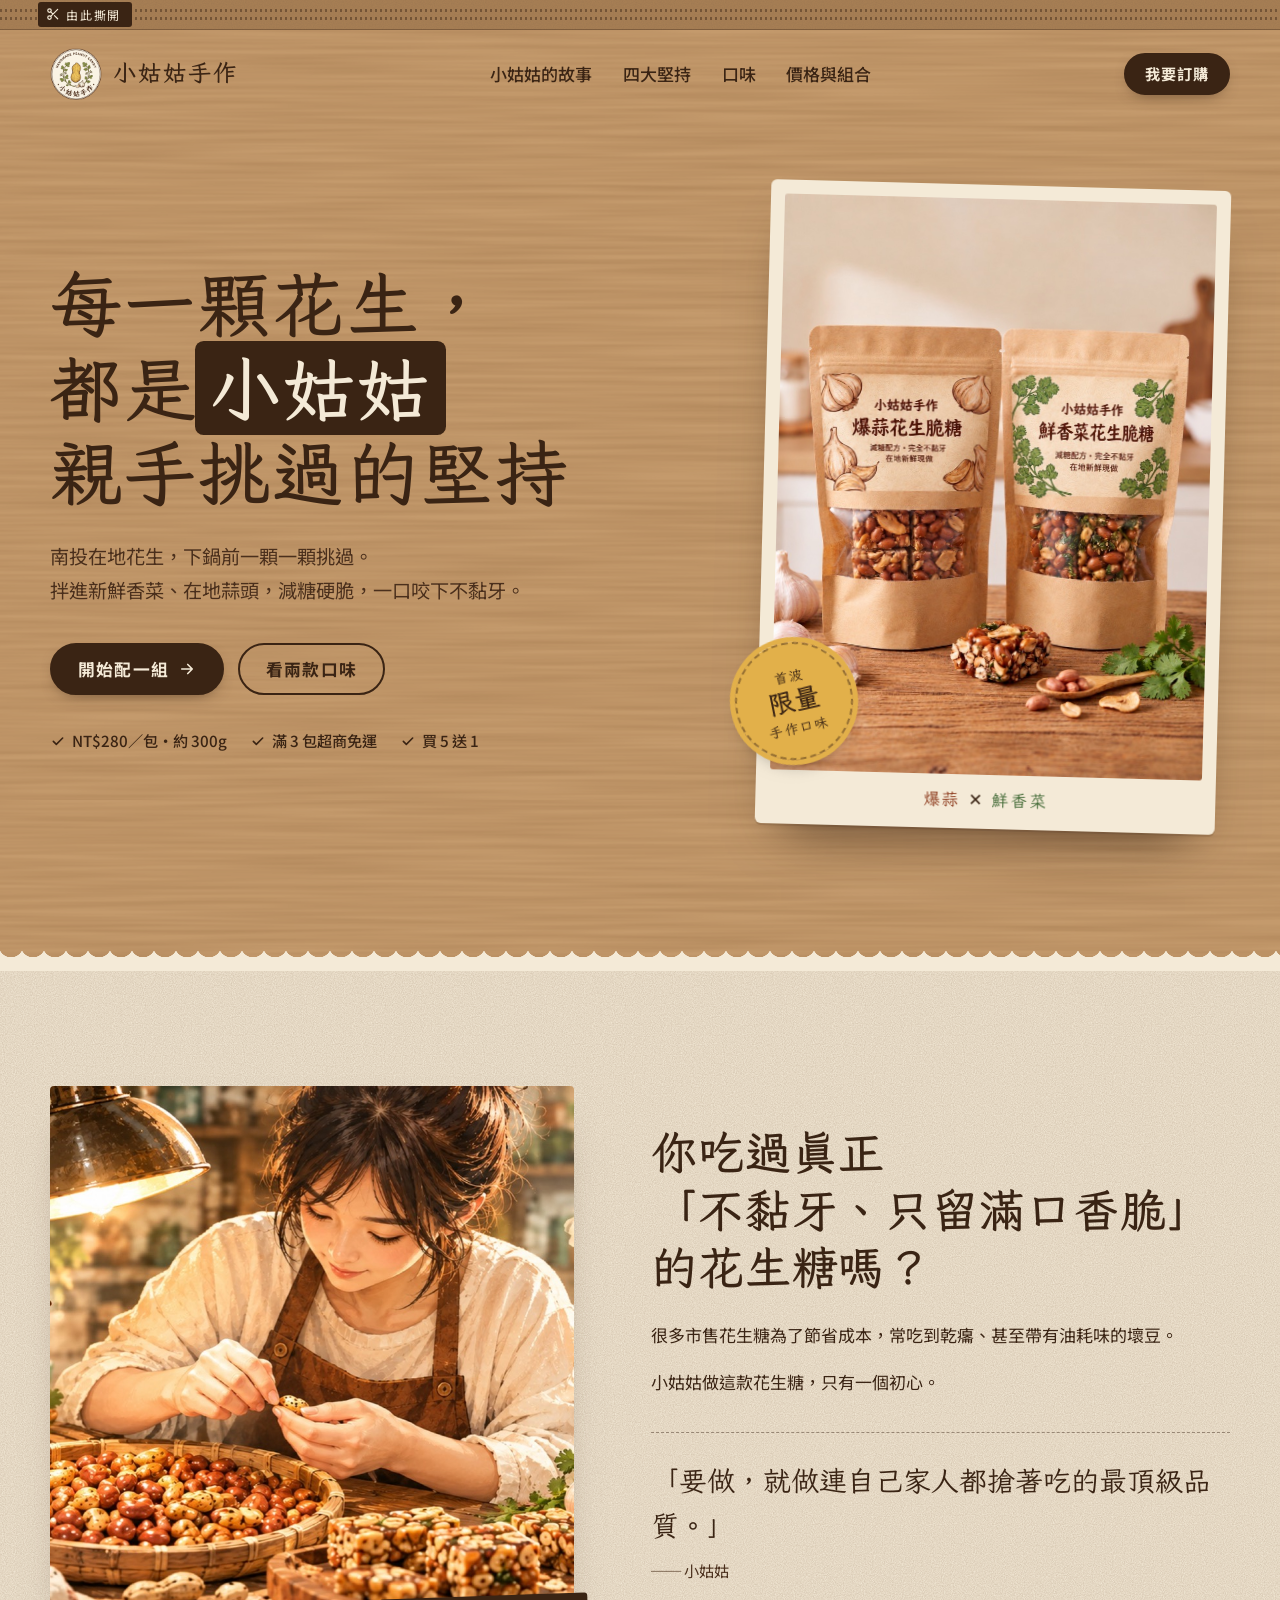
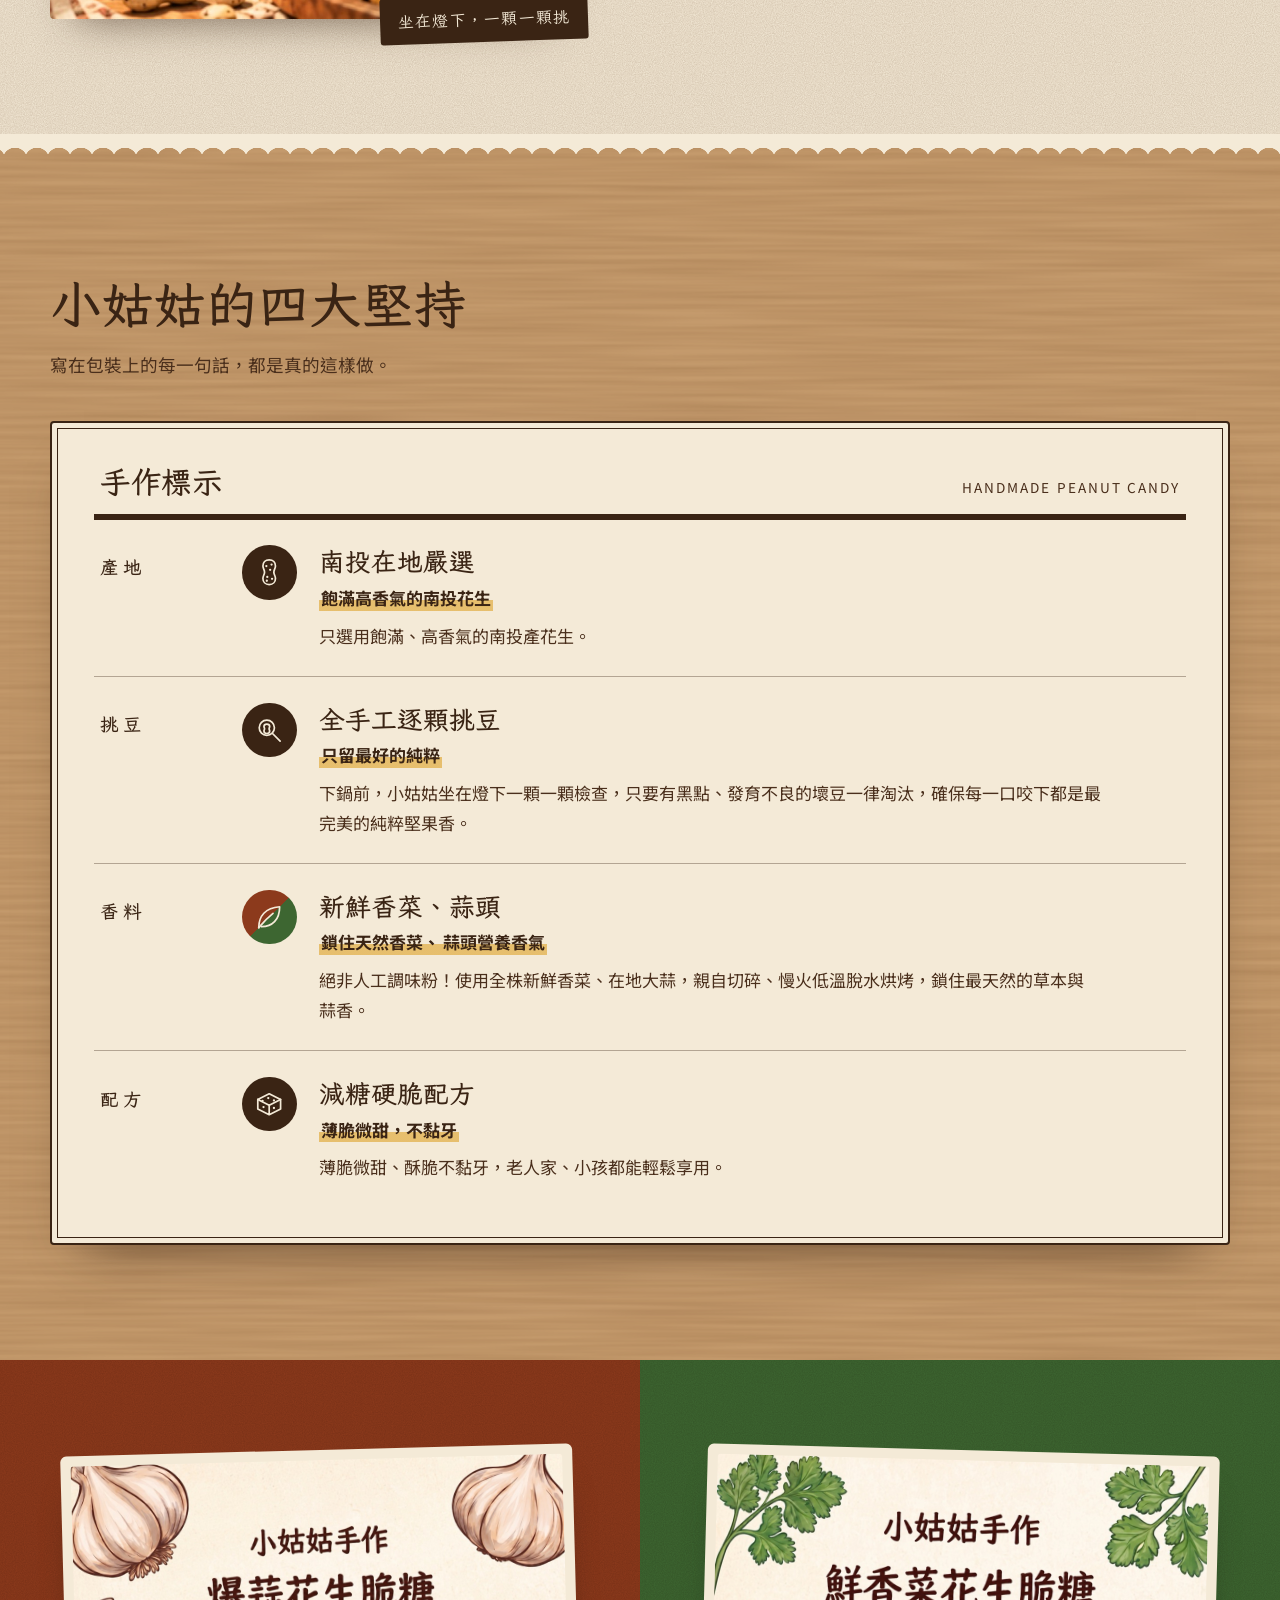
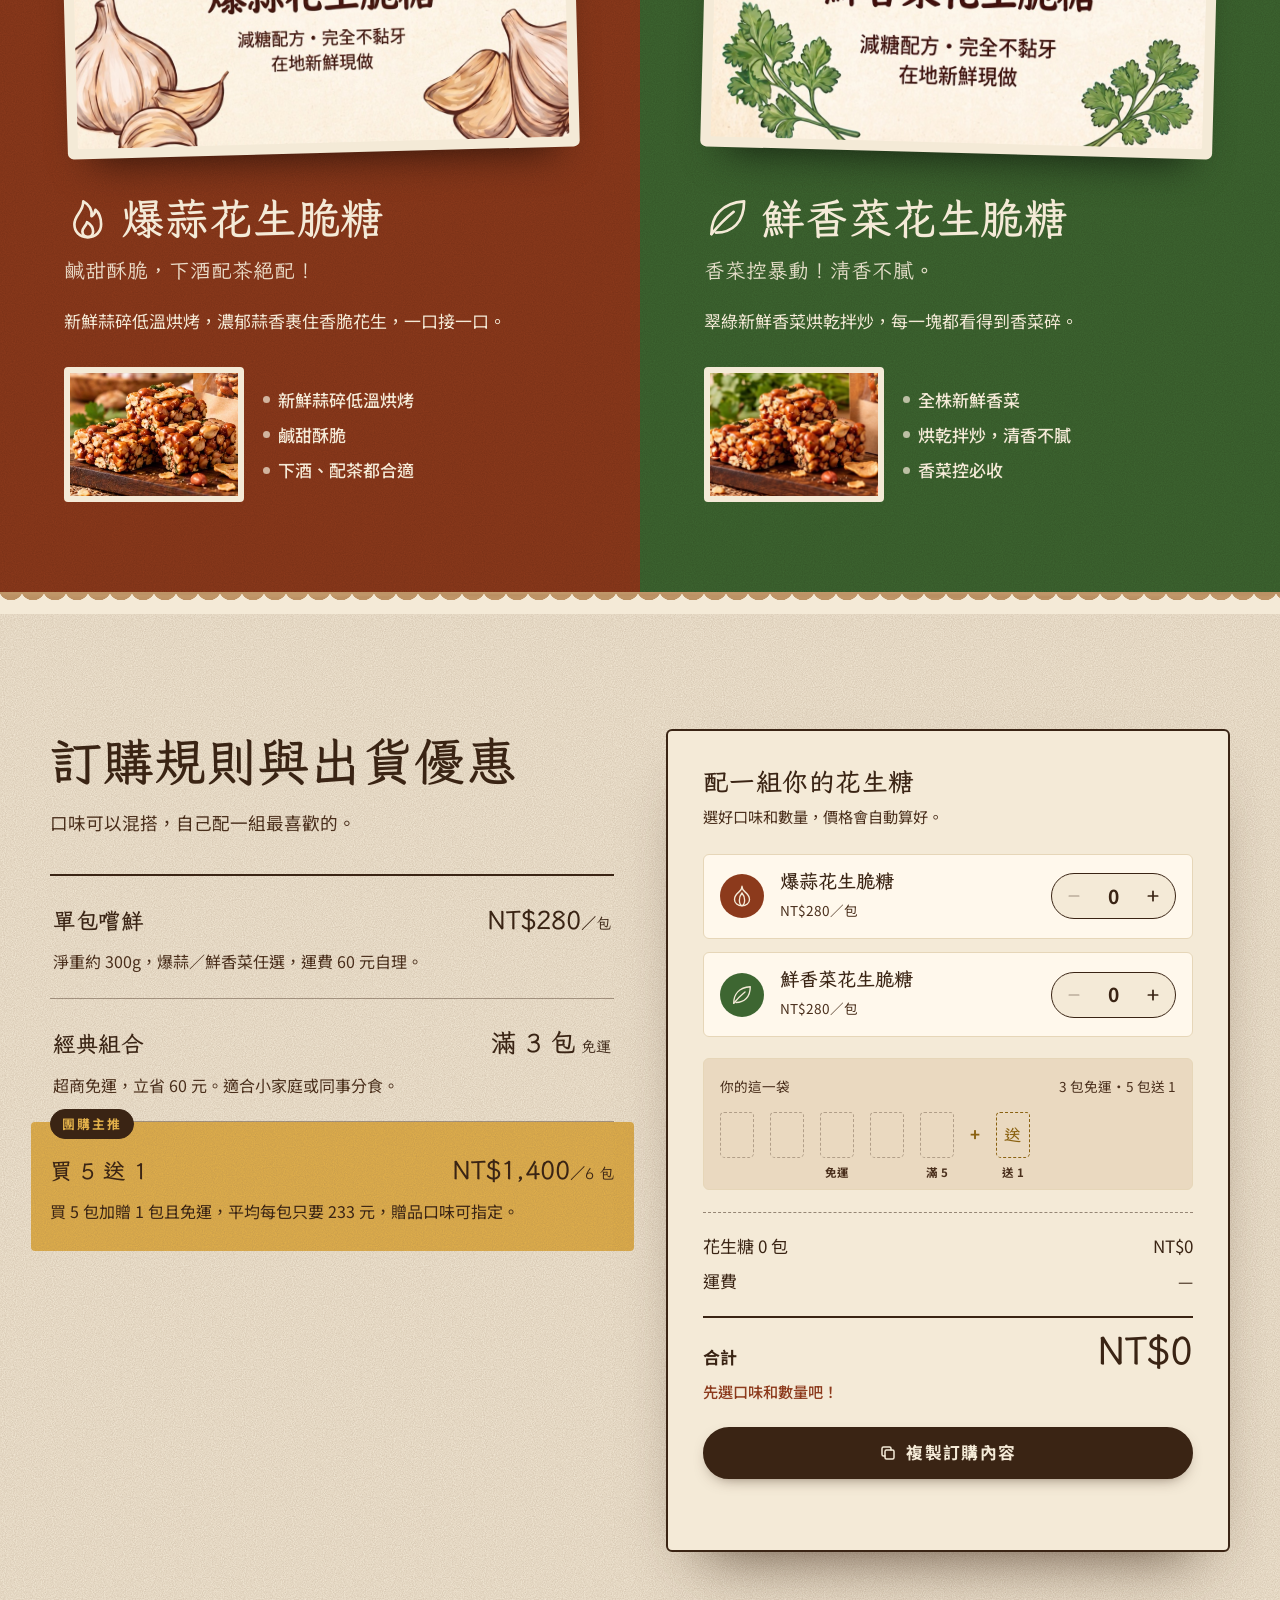
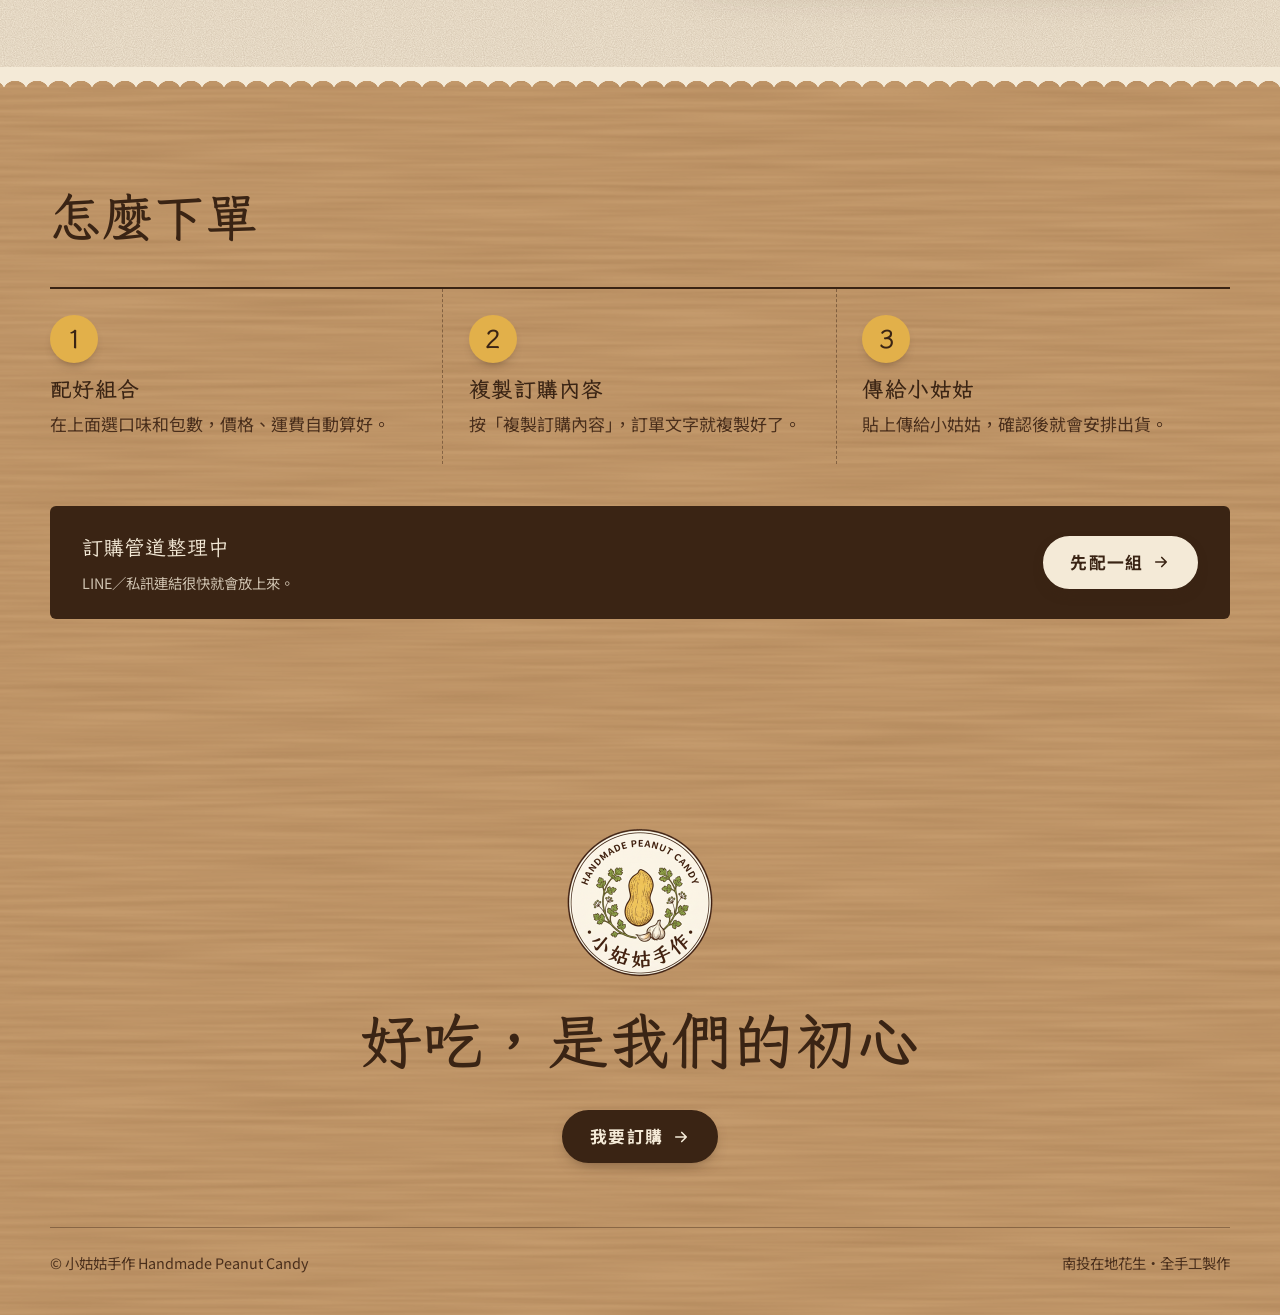
<file: site/index.html>
<!doctype html>
<html lang="zh-Hant-TW">
<head>
<meta charset="utf-8">
<meta name="viewport" content="width=device-width, initial-scale=1">
<title>小姑姑手作 花生脆糖｜每一顆花生，都是小姑姑親手挑過的堅持</title>
<meta name="description" content="南投在地花生、全手工逐顆挑豆、新鮮香菜與蒜頭低溫脫水。減糖硬脆，不黏牙。爆蒜、鮮香菜兩款口味，單包 NT$280，滿 3 包免運，買 5 送 1。">
<meta property="og:title" content="小姑姑手作 花生脆糖">
<meta property="og:description" content="每一顆花生，都是小姑姑親手挑過的堅持。">
<meta property="og:type" content="website">
<meta property="og:url" content="https://yucelduman749944-tech.github.io/xiaogugu/">
<meta property="og:image" content="https://yucelduman749944-tech.github.io/xiaogugu/img/og-share.jpg">
<meta property="og:image:width" content="2400">
<meta property="og:image:height" content="1260">
<meta property="og:locale" content="zh_TW">
<meta name="twitter:card" content="summary_large_image">
<meta property="og:image:alt" content="小姑姑手作花生脆糖：爆蒜與鮮香菜兩款口味，NT$280／包，滿 3 包免運，買 5 送 1">
<link rel="canonical" href="https://yucelduman749944-tech.github.io/xiaogugu/">
<link rel="icon" href="img/logo-mark.png">
<link rel="preconnect" href="https://fonts.googleapis.com">
<link rel="preconnect" href="https://fonts.gstatic.com" crossorigin>
<link href="https://fonts.googleapis.com/css2?family=LXGW+WenKai+TC:wght@400;700&family=Noto+Sans+TC:wght@400;500;700&display=swap" rel="stylesheet">
<link rel="stylesheet" href="css/style.css">
</head>
<body>

<svg width="0" height="0" style="position:absolute" aria-hidden="true">
  <symbol id="i-peanut" viewBox="0 0 32 32" fill="none" stroke="currentColor" stroke-width="1.8" stroke-linecap="round" stroke-linejoin="round"><path d="M16 3c4.2 0 6.6 3 6.6 6.4 0 2.7-1.7 4-1.7 6.6s1.7 3.9 1.7 6.6C22.6 26 20.2 29 16 29s-6.6-3-6.6-6.4c0-2.7 1.7-4 1.7-6.6S9.4 12.1 9.4 9.4C9.4 6 11.8 3 16 3Z"/><path d="M13 9.5h.01M18.5 8h.01M14 21h.01M19 23h.01M17 13.5h.01M13.5 25h.01" stroke-width="2.4"/></symbol>
  <symbol id="i-pick" viewBox="0 0 32 32" fill="none" stroke="currentColor" stroke-width="1.8" stroke-linecap="round" stroke-linejoin="round"><circle cx="13.5" cy="13.5" r="8"/><path d="m19.5 19.5 8 8"/><path d="M13.5 9.5c2 0 3 1.3 3 2.6 0 1-.6 1.5-.6 2.4s.6 1.4.6 2.4c0 1.3-1 2.6-3 2.6s-3-1.3-3-2.6c0-1 .6-1.5.6-2.4s-.6-1.4-.6-2.4c0-1.3 1-2.6 3-2.6Z"/></symbol>
  <symbol id="i-leaf" viewBox="0 0 32 32" fill="none" stroke="currentColor" stroke-width="1.8" stroke-linecap="round" stroke-linejoin="round"><path d="M5 27C5 15 12 6 27 5c0 14-8 21-19 21"/><path d="M5 27c5-6 10-11 15-15"/></symbol>
  <symbol id="i-garlic" viewBox="0 0 32 32" fill="none" stroke="currentColor" stroke-width="1.8" stroke-linecap="round" stroke-linejoin="round"><path d="M16 3c0 4-1 5-4 7.5C8.5 13.3 6 16 6 20.5 6 25.5 10.5 29 16 29s10-3.5 10-8.5c0-4.5-2.5-7.2-6-10C17 8 16 7 16 3Z"/><path d="M16 12c-2.5 3-3.5 6-3.5 9.5S14 28 16 29M16 12c2.5 3 3.5 6 3.5 9.5S18 28 16 29"/></symbol>
  <symbol id="i-block" viewBox="0 0 32 32" fill="none" stroke="currentColor" stroke-width="1.8" stroke-linecap="round" stroke-linejoin="round"><path d="m4 11 12-6 12 6-12 6Z"/><path d="M4 11v10l12 6 12-6V11M16 17v10"/><path d="M9 12.5h.01M15 9.5h.01M21 12h.01M10 19h.01M21 20h.01" stroke-width="2.4"/></symbol>
  <symbol id="i-flame" viewBox="0 0 32 32" fill="none" stroke="currentColor" stroke-width="1.8" stroke-linecap="round" stroke-linejoin="round"><path d="M16 29c-5.5 0-9-3.6-9-8.6 0-6.4 6-8.4 6-15.4 4.5 2.5 6 6.5 5.5 10 1.5-.8 2.5-2.4 2.7-4.4C24 13 25 16.5 25 20.4 25 25.4 21.5 29 16 29Z"/><path d="M16 29c-2.2 0-3.6-1.6-3.6-3.7 0-2.8 2.6-3.8 3.1-6.3 2.7 1.6 4.1 3.6 4.1 6.3 0 2.1-1.4 3.7-3.6 3.7Z"/></symbol>
  <symbol id="i-check" viewBox="0 0 24 24" fill="none" stroke="currentColor" stroke-width="2.4" stroke-linecap="round" stroke-linejoin="round"><path d="m5 12.5 4.5 4.5L19 7.5"/></symbol>
  <symbol id="i-plus" viewBox="0 0 24 24" fill="none" stroke="currentColor" stroke-width="2.6" stroke-linecap="round"><path d="M12 5v14M5 12h14"/></symbol>
  <symbol id="i-minus" viewBox="0 0 24 24" fill="none" stroke="currentColor" stroke-width="2.6" stroke-linecap="round"><path d="M5 12h14"/></symbol>
  <symbol id="i-copy" viewBox="0 0 24 24" fill="none" stroke="currentColor" stroke-width="2" stroke-linecap="round" stroke-linejoin="round"><rect x="8" y="8" width="12" height="12" rx="2"/><path d="M16 8V6a2 2 0 0 0-2-2H6a2 2 0 0 0-2 2v8a2 2 0 0 0 2 2h2"/></symbol>
  <symbol id="i-arrow" viewBox="0 0 24 24" fill="none" stroke="currentColor" stroke-width="2.2" stroke-linecap="round" stroke-linejoin="round"><path d="M5 12h14M13 6l6 6-6 6"/></symbol>
  <symbol id="i-scissors" viewBox="0 0 24 24" fill="none" stroke="currentColor" stroke-width="2" stroke-linecap="round" stroke-linejoin="round"><circle cx="6" cy="6" r="3"/><circle cx="6" cy="18" r="3"/><path d="M20 4 8.1 15.9M14.5 14.5 20 20M8.1 8.1 12 12"/></symbol>
</svg>

<div class="seal" aria-hidden="true"><span class="notch"><svg><use href="#i-scissors"/></svg>由此撕開</span></div>

<header class="wrap nav">
  <a class="brand" href="#top" aria-label="小姑姑手作 回到頂端"><img src="img/logo-mark.png" alt="" width="52" height="52"><b>小姑姑手作</b></a>
  <nav aria-label="主要導覽"><ul>
    <li><a href="#story">小姑姑的故事</a></li>
    <li><a href="#commit">四大堅持</a></li>
    <li><a href="#flavors">口味</a></li>
    <li><a href="#order">價格與組合</a></li>
  </ul></nav>
  <a class="btn small" href="#order">我要訂購</a>
</header>

<main id="top">
  <section class="hero">
    <div class="wrap">
      <div>
        <h1><span class="line">每一顆花生，</span><span class="line">都是<em>小姑姑</em></span><span class="line">親手挑過的堅持</span></h1>
        <p class="lede"><span class="nb">南投在地花生，</span><span class="nb">下鍋前一顆一顆挑過。</span><br><span class="nb">拌進新鮮香菜、在地蒜頭，</span><span class="nb">減糖硬脆，</span><span class="nb">一口咬下不黏牙。</span></p>
        <div class="cta">
          <a class="btn" href="#order">開始配一組<svg><use href="#i-arrow"/></svg></a>
          <a class="btn ghost" href="#flavors">看兩款口味</a>
        </div>
        <div class="terms">
          <span><svg><use href="#i-check"/></svg>NT$280／包・約 300g</span>
          <span><svg><use href="#i-check"/></svg>滿 3 包超商免運</span>
          <span><svg><use href="#i-check"/></svg>買 5 送 1</span>
        </div>
      </div>
      <figure class="bagshot">
        <div class="frame">
          <img src="img/bags.jpg" alt="兩包牛皮紙袋裝的小姑姑手作花生脆糖：爆蒜口味與鮮香菜口味" width="814" height="1086" fetchpriority="high">
          <figcaption><span class="fg">爆蒜</span> ✕ <span class="fc">鮮香菜</span></figcaption>
        </div>
        <div class="stamp" aria-hidden="true"><div><small>首波</small><b>限量</b><small>手作口味</small></div></div>
      </figure>
    </div>
  </section>

  <div class="tear" aria-hidden="true"></div>
  <section id="story" class="sheet story sec">
    <div class="wrap">
      <figure>
        <img src="img/auntie.jpg" alt="小姑姑坐在燈下，一顆一顆挑選花生" width="806" height="820" loading="lazy">
        <figcaption>坐在燈下，一顆一顆挑</figcaption>
      </figure>
      <div>
        <h2 class="q"><span class="nb">你吃過真正</span><br><span class="nb">「不黏牙、</span><span class="nb">只留滿口香脆」</span><br><span class="nb">的花生糖嗎？</span></h2>
        <div class="body">
          <p>很多市售花生糖為了節省成本，常吃到乾癟、甚至帶有油耗味的壞豆。</p>
          <p>小姑姑做這款花生糖，只有一個初心。</p>
        </div>
        <blockquote>
          「要做，就做連自己家人都搶著吃的最頂級品質。」
          <footer>── 小姑姑</footer>
        </blockquote>
      </div>
    </div>
  </section>
  <div class="tear up" aria-hidden="true"></div>

  <section id="commit" class="commit">
    <div class="wrap">
      <div class="head">
        <div>
          <h2 class="h2">小姑姑的四大堅持</h2>
          <p class="sub">寫在包裝上的每一句話，都是真的這樣做。</p>
        </div>
      </div>
      <div class="panel">
        <div class="title"><h3>手作標示</h3><span>HANDMADE PEANUT CANDY</span></div>
        <div class="row">
          <div class="tag">產地</div>
          <div class="ic"><svg aria-hidden="true"><use href="#i-peanut"/></svg></div>
          <div><h4>南投在地嚴選</h4><p class="em"><span>飽滿高香氣的南投花生</span></p><p class="d">只選用飽滿、高香氣的南投產花生。</p></div>
        </div>
        <div class="row">
          <div class="tag">挑豆</div>
          <div class="ic"><svg aria-hidden="true"><use href="#i-pick"/></svg></div>
          <div><h4>全手工逐顆挑豆</h4><p class="em"><span>只留最好的純粹</span></p><p class="d">下鍋前，小姑姑坐在燈下一顆一顆檢查，只要有黑點、發育不良的壞豆一律淘汰，確保每一口咬下都是最完美的純粹堅果香。</p></div>
        </div>
        <div class="row">
          <div class="tag">香料</div>
          <div class="ic mix"><svg aria-hidden="true"><use href="#i-leaf"/></svg></div>
          <div><h4>新鮮香菜、蒜頭</h4><p class="em"><span>鎖住天然香菜、</span><span>蒜頭營養香氣</span></p><p class="d">絕非人工調味粉！使用全株新鮮香菜、在地大蒜，親自切碎、慢火低溫脫水烘烤，鎖住最天然的草本與蒜香。</p></div>
        </div>
        <div class="row">
          <div class="tag">配方</div>
          <div class="ic"><svg aria-hidden="true"><use href="#i-block"/></svg></div>
          <div><h4>減糖硬脆配方</h4><p class="em"><span>薄脆微甜，不黏牙</span></p><p class="d">薄脆微甜、酥脆不黏牙，老人家、小孩都能輕鬆享用。</p></div>
        </div>
      </div>
    </div>
  </section>

  <section id="flavors" aria-labelledby="flavors-h">
    <h2 id="flavors-h" class="sr-only">首波限量手作口味</h2>
    <div class="flavors">
      <article class="flavor garlic">
        <div class="inner">
          <div class="sticker"><img src="img/label-garlic.jpg" alt="爆蒜花生脆糖包裝貼紙：減糖配方、完全不黏牙、在地新鮮現做" width="1100" height="633" loading="lazy"></div>
          <h3><svg aria-hidden="true"><use href="#i-flame"/></svg>爆蒜花生脆糖</h3>
          <p class="tagline">鹹甜酥脆，下酒配茶絕配！</p>
          <p class="d">新鮮蒜碎低溫烘烤，濃郁蒜香裹住香脆花生，<span class="nb">一口接一口。</span></p>
          <div class="shot">
            <img src="img/candy-garlic.jpg" alt="爆蒜花生脆糖特寫" width="720" height="457" loading="lazy">
            <ul><li>新鮮蒜碎低溫烘烤</li><li>鹹甜酥脆</li><li>下酒、配茶都合適</li></ul>
          </div>
        </div>
      </article>
      <article class="flavor cilantro">
        <div class="inner">
          <div class="sticker"><img src="img/label-cilantro.jpg" alt="鮮香菜花生脆糖包裝貼紙：減糖配方、完全不黏牙、在地新鮮現做" width="1100" height="633" loading="lazy"></div>
          <h3><svg aria-hidden="true"><use href="#i-leaf"/></svg>鮮香菜花生脆糖</h3>
          <p class="tagline">香菜控暴動！清香不膩。</p>
          <p class="d">翠綠新鮮香菜烘乾拌炒，每一塊都看得到<span class="nb">香菜碎。</span></p>
          <div class="shot">
            <img src="img/candy-cilantro.jpg" alt="鮮香菜花生脆糖特寫" width="720" height="504" loading="lazy">
            <ul><li>全株新鮮香菜</li><li>烘乾拌炒，清香不膩</li><li>香菜控必收</li></ul>
          </div>
        </div>
      </article>
    </div>
  </section>

  <div class="tear" aria-hidden="true"></div>
  <section id="order" class="sheet order sec">
    <div class="wrap">
      <div>
        <h2 class="h2">訂購規則與出貨優惠</h2>
        <p class="sub">口味可以混搭，自己配一組最喜歡的。</p>
        <div class="plans">
          <div class="plan">
            <h3>單包嚐鮮</h3><span class="price">NT$280<small>／包</small></span>
            <p>淨重約 300g，爆蒜／鮮香菜任選，運費 60 元自理。</p>
          </div>
          <div class="plan">
            <h3>經典組合</h3><span class="price">滿 3 包<small> 免運</small></span>
            <p>超商免運，立省 60 元。適合小家庭或同事分食。</p>
          </div>
          <div class="plan best">
            <span class="flag">團購主推</span>
            <h3>買 5 送 1</h3><span class="price">NT$1,400<small>／6 包</small></span>
            <p>買 5 包加贈 1 包且免運，平均每包只要 233 元，贈品口味可指定。</p>
          </div>
        </div>
      </div>

      <div class="calc" id="calc">
        <h3>配一組你的花生糖</h3>
        <p class="hint">選好口味和數量，價格會自動算好。</p>
        <div class="picker">
          <div class="pick g">
            <span class="sw"><svg aria-hidden="true"><use href="#i-garlic"/></svg></span>
            <span><b>爆蒜花生脆糖</b><small>NT$280／包</small></span>
            <div class="stepper" data-k="g">
              <button type="button" data-d="-1" aria-label="爆蒜減一包"><svg><use href="#i-minus"/></svg></button>
              <output aria-live="polite" aria-label="爆蒜數量">0</output>
              <button type="button" data-d="1" aria-label="爆蒜加一包"><svg><use href="#i-plus"/></svg></button>
            </div>
          </div>
          <div class="pick c">
            <span class="sw"><svg aria-hidden="true"><use href="#i-leaf"/></svg></span>
            <span><b>鮮香菜花生脆糖</b><small>NT$280／包</small></span>
            <div class="stepper" data-k="c">
              <button type="button" data-d="-1" aria-label="鮮香菜減一包"><svg><use href="#i-minus"/></svg></button>
              <output aria-live="polite" aria-label="鮮香菜數量">0</output>
              <button type="button" data-d="1" aria-label="鮮香菜加一包"><svg><use href="#i-plus"/></svg></button>
            </div>
          </div>
        </div>
        <div class="tray" aria-hidden="true">
          <div class="cap"><span>你的這一袋</span><span id="t-hint">3 包免運・5 包送 1</span></div>
          <div class="slots" id="slots"></div>
        </div>
        <div class="gift-wrap" id="gift" inert><div><div class="gift">
          <fieldset>
            <legend>加贈的那 1 包，要哪個口味？</legend>
            <label><input type="radio" name="gift" value="爆蒜" checked>爆蒜</label>
            <label><input type="radio" name="gift" value="鮮香菜">鮮香菜</label>
          </fieldset>
        </div></div></div>
        <div class="bill" aria-live="polite">
          <div class="r"><span>花生糖 <span id="b-n">0</span> 包</span><span id="b-sub">NT$0</span></div>
          <div class="r" id="b-ship-row"><span>運費</span><span id="b-ship">—</span></div>
          <div class="gr" id="b-gift-row"><div><div class="r free"><span>加贈</span><span>1 包（免費）</span></div></div></div>
          <div class="r total"><span>合計</span><strong id="b-total">NT$0</strong></div>
          <p class="msg" id="b-msg">先選口味和數量吧！</p>
        </div>
        <div class="actions">
          <button class="btn green" type="button" id="copy"><svg class="cp"><use href="#i-copy"/></svg><svg class="ok"><use href="#i-check"/></svg><span>複製訂購內容</span></button>
          <p class="toast" id="toast" role="status"></p>
        </div>
      </div>
    </div>
  </section>
  <div class="tear up" aria-hidden="true"></div>

  <section class="how" aria-labelledby="how-h">
    <div class="wrap">
      <h2 id="how-h" class="h2">怎麼下單</h2>
      <ol>
        <li><b>1</b><h3>配好組合</h3><p>在上面選口味和包數，價格、運費自動算好。</p></li>
        <li><b>2</b><h3>複製訂購內容</h3><p>按「複製訂購內容」，訂單文字就複製好了。</p></li>
        <li><b>3</b><h3>傳給小姑姑</h3><p>貼上傳給小姑姑，確認後就會安排出貨。</p></li>
      </ol>
      <div class="contact">
        <p>訂購管道整理中<small>LINE／私訊連結很快就會放上來。</small></p>
        <a class="btn" href="#calc">先配一組<svg><use href="#i-arrow"/></svg></a>
      </div>
    </div>
  </section>
</main>

<footer class="close">
  <div class="wrap">
    <img src="img/logo-mark.png" alt="小姑姑手作 Handmade Peanut Candy 標誌" width="300" height="300" loading="lazy">
    <h2>好吃，是我們的初心</h2>
    <a class="btn" href="#order">我要訂購<svg><use href="#i-arrow"/></svg></a>
    <div class="foot"><span>© 小姑姑手作 Handmade Peanut Candy</span><span>南投在地花生・全手工製作</span></div>
  </div>
</footer>

<div class="dock" id="dock" aria-hidden="true">
  <p><b>NT$280／包起</b>滿 3 包免運・買 5 送 1</p>
  <a class="btn" href="#calc" tabindex="-1">配一組<svg><use href="#i-arrow"/></svg></a>
</div>

<script src="js/main.js"></script>
</body>
</html>
</file>
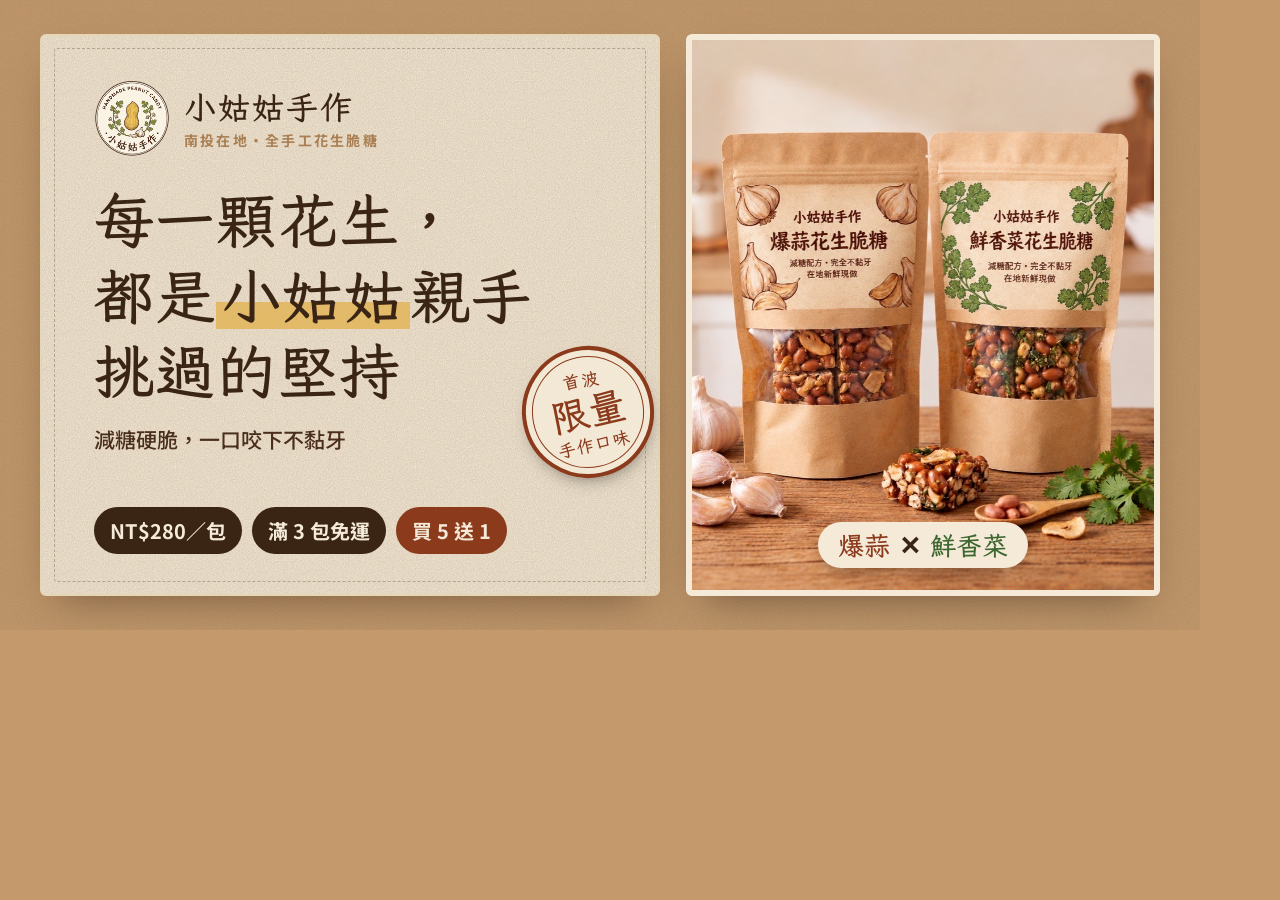
<file: design/og-image.html>
<!doctype html>
<!-- FB / LINE 分享圖原始檔（1200×630）。產生方式見 design/README.md -->
<html lang="zh-Hant-TW">
<head>
<meta charset="utf-8">
<link href="https://fonts.googleapis.com/css2?family=LXGW+WenKai+TC:wght@400;700&family=Noto+Sans+TC:wght@500;700&display=swap" rel="stylesheet">
<style>
:root{
  --kraft:#c49a6c; --kraft-deep:#a97f53;
  --label:#f4ead7; --label-edge:#e6d6b8;
  --ink:#3a2414; --ink-soft:#4a2f1c;
  --green:#3d6631; --roast:#8c3a1c; --peanut:#e2b04a;
  --marker:linear-gradient(transparent 58%, rgba(226,176,74,.75) 58%, rgba(226,176,74,.75) 92%, transparent 92%);
  --display:"LXGW WenKai TC","Kaiti TC",serif;
  --body:"Noto Sans TC","PingFang TC",sans-serif;
  --grain:url("data:image/svg+xml,%3Csvg xmlns='http://www.w3.org/2000/svg' width='240' height='240'%3E%3Cfilter id='n'%3E%3CfeTurbulence type='fractalNoise' baseFrequency='.9' numOctaves='3' stitchTiles='stitch'/%3E%3CfeColorMatrix values='0 0 0 0 .23 0 0 0 0 .14 0 0 0 0 .08 0 0 0 .5 0'/%3E%3C/filter%3E%3Crect width='240' height='240' filter='url(%23n)' opacity='.55'/%3E%3C/svg%3E");
}
*{box-sizing:border-box;margin:0;padding:0}
html,body{width:1200px;height:630px;overflow:hidden}
body{font-family:var(--body);color:var(--ink);background:var(--kraft)}

.card{position:relative;width:1200px;height:630px;display:grid;grid-template-columns:660px 540px;
  background:var(--kraft);background-image:var(--grain)}

/* 左：米色標籤紙 */
.label{position:relative;margin:34px 0 34px 40px;padding:44px 40px 40px 52px;
  background:var(--label);background-image:var(--grain);background-blend-mode:multiply;
  border:2px solid var(--label-edge);border-radius:6px;
  box-shadow:0 18px 40px -18px rgba(58,36,20,.55);
  display:flex;flex-direction:column}
.label::before{content:"";position:absolute;inset:12px;border:1.5px dashed rgba(58,36,20,.28);border-radius:3px;pointer-events:none}

.brand{display:flex;align-items:center;gap:14px}
.brand img{width:76px;height:76px}
.brand b{font-family:var(--display);font-size:32px;font-weight:700;letter-spacing:.06em}
.brand small{display:block;font-size:14px;letter-spacing:.16em;color:var(--kraft-deep);font-weight:700;margin-top:2px}

h1{font-family:var(--display);font-weight:700;font-size:60px;line-height:1.26;letter-spacing:.02em;margin-top:26px}
h1 em{font-style:normal;background:var(--marker);padding:0 .08em}

.lede{font-size:21px;line-height:1.6;color:var(--ink-soft);margin-top:14px;font-weight:500}

.terms{margin-top:auto;display:flex;gap:10px}
.terms span{font-size:20px;font-weight:700;padding:9px 16px;border-radius:999px;background:var(--ink);color:var(--label);white-space:nowrap}
.terms span.alt{background:var(--roast)}

/* 右：商品照 */
.photo{position:relative;margin:34px 40px 34px 26px;border-radius:6px;overflow:hidden;
  box-shadow:0 18px 40px -18px rgba(58,36,20,.6);border:6px solid var(--label)}
.photo img{position:absolute;inset:0;width:100%;height:100%;object-fit:cover;object-position:center 70%}
.photo figcaption{position:absolute;left:50%;bottom:22px;transform:translateX(-50%);
  font-family:var(--display);font-weight:700;font-size:26px;white-space:nowrap;
  background:var(--label);padding:6px 20px;border-radius:999px;box-shadow:0 6px 16px -6px rgba(0,0,0,.4)}
.photo .g{color:var(--roast)} .photo .c{color:var(--green)}

/* 限量印章 */
.stamp{position:absolute;left:522px;top:346px;width:132px;height:132px;border-radius:50%;
  border:4px solid var(--roast);color:var(--roast);background:rgba(244,234,215,.94);
  display:grid;place-items:center;text-align:center;transform:rotate(-12deg);
  font-family:var(--display);box-shadow:0 8px 18px -8px rgba(0,0,0,.5)}
.stamp::before{content:"";position:absolute;inset:6px;border:1.5px solid var(--roast);border-radius:50%}
.stamp small{display:block;font-size:17px;font-weight:700;letter-spacing:.1em}
.stamp b{display:block;font-size:38px;line-height:1.1}
</style>
</head>
<body>
<div class="card">
  <section class="label">
    <div class="brand">
      <img src="../site/img/logo-mark.png" alt="">
      <div><b>小姑姑手作</b><small>南投在地・全手工花生脆糖</small></div>
    </div>
    <h1>每一顆花生，<br>都是<em>小姑姑</em>親手<br>挑過的堅持</h1>
    <p class="lede">減糖硬脆，一口咬下不黏牙</p>
    <div class="terms">
      <span>NT$280／包</span>
      <span>滿 3 包免運</span>
      <span class="alt">買 5 送 1</span>
    </div>
  </section>
  <figure class="photo">
    <img src="../site/img/bags.jpg" alt="">
    <figcaption><span class="g">爆蒜</span> ✕ <span class="c">鮮香菜</span></figcaption>
  </figure>
  <div class="stamp"><div><small>首波</small><b>限量</b><small>手作口味</small></div></div>
</div>
</body>
</html>
</file>
<file: site/css/style.css>
:root{
  --kraft:#c49a6c;
  --kraft-deep:#a97f53;
  --kraft-light:#d6b48c;
  --label:#f4ead7;
  --label-edge:#e6d6b8;
  --ink:#3a2414;
  --ink-soft:#4a2f1c;
  --green:#3d6631;
  --green-deep:#2c4c23;
  --green-pale:#dfe8cf;
  --roast:#8c3a1c;
  --roast-deep:#6d2b13;
  --peanut:#e2b04a;
  --peanut-deep:#8a6110;
  --peanut-pale:#f7e6b8;
  --marker:linear-gradient(transparent 58%, rgba(226,176,74,.75) 58%, rgba(226,176,74,.75) 92%, transparent 92%);
  --garlic:#f1e3d6;
  --display:"LXGW WenKai TC","Kaiti TC","STKaiti",serif;
  --body:"Noto Sans TC","PingFang TC","Heiti TC",sans-serif;
  --grain:url("data:image/svg+xml,%3Csvg xmlns='http://www.w3.org/2000/svg' width='240' height='240'%3E%3Cfilter id='n'%3E%3CfeTurbulence type='fractalNoise' baseFrequency='.9' numOctaves='3' stitchTiles='stitch'/%3E%3CfeColorMatrix values='0 0 0 0 .23 0 0 0 0 .14 0 0 0 0 .08 0 0 0 .5 0'/%3E%3C/filter%3E%3Crect width='240' height='240' filter='url(%23n)' opacity='.55'/%3E%3C/svg%3E");
  --fiber:url("data:image/svg+xml,%3Csvg xmlns='http://www.w3.org/2000/svg' width='2000' height='800'%3E%3Cfilter id='f'%3E%3CfeTurbulence type='fractalNoise' baseFrequency='.005 .2' numOctaves='2' seed='4' stitchTiles='stitch'/%3E%3CfeColorMatrix values='0 0 0 0 .3 0 0 0 0 .18 0 0 0 0 .08 0 0 0 .28 -.06'/%3E%3C/filter%3E%3Crect width='2000' height='800' filter='url(%23f)'/%3E%3C/svg%3E");
  --ease:cubic-bezier(.16,1,.3,1);
  --wrap:min(1180px, 100% - 2*clamp(1.25rem,4vw,3rem));
}
*{box-sizing:border-box}
html{scroll-behavior:smooth;-webkit-text-size-adjust:100%}
@media (prefers-reduced-motion:reduce){html{scroll-behavior:auto}}
body{
  margin:0;color:var(--ink);font-family:var(--body);font-size:1.0625rem;line-height:1.75;
  background:var(--kraft) var(--fiber);background-blend-mode:multiply;
  -webkit-font-smoothing:antialiased;
}
::selection{background:var(--peanut);color:var(--ink)}
:focus-visible{outline:3px solid var(--ink);outline-offset:3px;border-radius:4px}
html{scrollbar-color:var(--kraft-deep) var(--label)}
::-webkit-scrollbar{width:12px}
::-webkit-scrollbar-track{background:var(--label)}
::-webkit-scrollbar-thumb{background:var(--kraft-deep);border-radius:8px;border:3px solid var(--label)}
img{display:block;max-width:100%;height:auto}
a{color:inherit;text-underline-offset:.25em;text-decoration-thickness:1px}
h1,h2,h3{font-family:var(--display);font-weight:700;line-height:1.25;margin:0;text-wrap:balance;letter-spacing:.02em}
p{margin:0;text-wrap:pretty}
.wrap{width:var(--wrap);margin-inline:auto}
[hidden]{display:none!important}
.sr-only{position:absolute;width:1px;height:1px;overflow:hidden;clip:rect(0 0 0 0);white-space:nowrap}

/* ---------- 封口條 zip seal ---------- */
.seal{
  position:relative;height:30px;background:var(--kraft-deep) var(--grain);
  border-bottom:1px solid rgba(58,36,20,.35);
}
.seal::before,.seal::after{content:"";position:absolute;left:0;right:0;height:3px;
  background:repeating-linear-gradient(90deg,rgba(58,36,20,.45) 0 2px,transparent 2px 5px)}
.seal::before{top:9px}.seal::after{top:17px}
.seal .notch{position:absolute;left:clamp(1rem,3vw,2.5rem);top:50%;translate:0 -50%;
  display:flex;align-items:center;gap:.4rem;font-size:.75rem;letter-spacing:.15em;color:var(--label);
  background:var(--ink);padding:.15rem .7rem .15rem .45rem;border-radius:3px;z-index:1}
.seal .notch svg{width:14px;height:14px}

/* ---------- nav ---------- */
.nav{display:flex;align-items:center;justify-content:space-between;gap:1rem;padding-block:1.1rem}
.brand{display:flex;align-items:center;gap:.7rem;text-decoration:none}
.brand img{width:52px;height:52px}
.brand b{font-family:var(--display);font-size:1.45rem;letter-spacing:.08em}
.nav ul{display:flex;gap:clamp(1rem,2.4vw,2rem);list-style:none;margin:0;padding:0}
.nav ul a{text-decoration:none;font-weight:500;padding-block:.3rem;background:linear-gradient(var(--ink),var(--ink)) left bottom/0 1.5px no-repeat;transition:background-size .25s var(--ease)}
.nav ul a:hover{background-size:100% 1.5px}
@media (max-width:820px){.nav ul{display:none}}

/* ---------- buttons ---------- */
.btn{
  --bg:var(--ink);--fg:var(--label);
  display:inline-flex;align-items:center;justify-content:center;gap:.55rem;
  font:700 1.05rem/1 var(--body);letter-spacing:.08em;text-decoration:none;cursor:pointer;
  color:var(--fg);background:var(--bg);border:2px solid var(--bg);border-radius:999px;
  padding:.95rem 1.6rem;min-height:48px;
  box-shadow:0 6px 16px -8px rgba(58,36,20,.7);
  transition:transform .2s var(--ease),box-shadow .2s var(--ease),background-color .2s;
}
.btn:hover{transform:translateY(-2px);box-shadow:0 12px 22px -10px rgba(58,36,20,.75)}
.btn:active{transform:translateY(0)}
.btn svg{width:18px;height:18px}
.btn.ghost{--bg:transparent;--fg:var(--ink);border-color:var(--ink);box-shadow:none}
.btn.ghost:hover{background:rgba(58,36,20,.08)}
.btn.small{padding:.7rem 1.15rem;min-height:42px;font-size:.95rem}
.btn.green{--bg:var(--ink)}
.btn[disabled]{opacity:.45;cursor:not-allowed;transform:none;box-shadow:none}
.btn:focus-visible{outline-offset:4px}

/* ---------- hero ---------- */
.hero{padding:clamp(1.5rem,4vw,3.5rem) 0 clamp(4rem,8vw,6.5rem)}
.hero .wrap{display:grid;grid-template-columns:1.15fr .85fr;gap:clamp(2rem,5vw,4.5rem);align-items:center}
.hero h1{font-size:clamp(2.5rem,5.6vw,4.9rem);line-height:1.18;letter-spacing:.03em}
.hero h1 .line{display:block}
.hero h1 em{font-style:normal;color:var(--label);background:var(--ink);padding:0 .2em;margin-inline:-.05em;border-radius:.12em;box-decoration-break:clone;-webkit-box-decoration-break:clone}
.hero .lede{margin-top:1.6rem;font-size:clamp(1.05rem,1.5vw,1.2rem);max-width:30em;color:var(--ink-soft)}
.hero .cta{display:flex;flex-wrap:wrap;gap:.9rem;margin-top:2.2rem}
.hero .terms{margin-top:2rem;display:flex;flex-wrap:wrap;gap:.4rem 1.4rem;font-size:.95rem;font-weight:500}
.hero .terms span{display:inline-flex;align-items:center;gap:.4rem}
.hero .terms svg{width:16px;height:16px;color:var(--ink)}
.bagshot{position:relative;justify-self:center;max-width:460px;width:100%}
.bagshot .frame{background:var(--label);padding:14px 14px 0;border-radius:6px;
  box-shadow:0 30px 50px -28px rgba(58,36,20,.8),0 2px 0 rgba(58,36,20,.15);rotate:1.5deg}
.bagshot .frame img{border-radius:3px;aspect-ratio:3/4;object-fit:cover}
.bagshot figcaption .fg{color:var(--roast)}.bagshot figcaption .fc{color:var(--green)}
.bagshot figcaption{font-family:var(--display);text-align:center;padding:.7rem 0 .85rem;font-size:1.05rem;letter-spacing:.1em}
.bagshot .stamp{position:absolute;left:-28px;bottom:70px;width:118px;height:118px;border-radius:50%;
  display:grid;place-content:center;text-align:center;rotate:-12deg;
  background:var(--peanut);color:var(--ink);font-family:var(--display);line-height:1.2;
  box-shadow:0 10px 20px -10px rgba(0,0,0,.6);border:2px dashed rgba(58,36,20,.45);outline:5px solid var(--peanut)}
.bagshot .stamp b{font-size:1.65rem;display:block}
.bagshot .stamp small{font-size:.85rem;letter-spacing:.1em}

@media (max-width:700px){
  .hero .wrap{grid-template-columns:1fr}
  .bagshot{max-width:360px;margin-top:1rem}
  .bagshot .stamp{left:-12px;width:100px;height:100px}
}

/* hero motion: one orchestrated moment */
@media (prefers-reduced-motion:no-preference){
  .hero h1 .line{animation:rise 1s var(--ease) both}
  .hero h1 .line:nth-child(2){animation-delay:.12s}
  .hero h1 .line:nth-child(3){animation-delay:.24s}
  .hero .lede,.hero .cta,.hero .terms{animation:rise 1s var(--ease) .4s both}
  .bagshot .frame{animation:pull 1.3s var(--ease) .15s both}
  .bagshot .stamp{animation:stamp .7s var(--ease) .9s both}
}
@keyframes rise{from{opacity:0;translate:0 18px;filter:blur(6px)}}
@keyframes pull{from{opacity:0;translate:0 60px;rotate:-3deg}}
@keyframes stamp{from{opacity:0;scale:1.6;rotate:-30deg}}

/* ---------- 撕線 tear line ---------- */
.tear{height:22px;background:
  radial-gradient(circle at 11px -4px,transparent 12px,var(--label) 12.5px) 0 0/22px 22px repeat-x}
.tear.up{rotate:180deg}

/* ---------- label sheet ---------- */
.sheet{background:var(--label) var(--grain);background-blend-mode:multiply;background-size:240px}
section{scroll-margin-top:1rem}
.sec{padding-block:clamp(4rem,9vw,7.5rem)}
.h2{font-size:clamp(2rem,4vw,3.2rem)}
.sub{margin-top:.9rem;color:var(--ink-soft);font-size:1.1rem;max-width:36em}

/* story */
.story .wrap{display:grid;grid-template-columns:.95fr 1.05fr;gap:clamp(2rem,6vw,5.5rem);align-items:center}
.story figure{margin:0;position:relative}
.story figure img{border-radius:4px;aspect-ratio:806/820;object-fit:cover;box-shadow:0 24px 40px -26px rgba(58,36,20,.7)}
.story figure figcaption{position:absolute;right:-14px;bottom:-22px;background:var(--ink);color:var(--label);
  font-family:var(--display);padding:.55rem 1.1rem;font-size:1rem;letter-spacing:.08em;rotate:-2deg;border-radius:3px}
.story .q{font-size:clamp(1.9rem,3.6vw,2.9rem)}
.nb{display:inline-block}
.story .body{margin-top:1.5rem;max-width:34em;display:grid;gap:1.1rem}
.story blockquote{margin:2.2rem 0 0;padding:1.6rem 0 0;border-top:1.5px dashed rgba(58,36,20,.45);
  font-family:var(--display);font-size:clamp(1.35rem,2.3vw,1.75rem);line-height:1.6}
.story blockquote footer{font-family:var(--body);font-size:.95rem;margin-top:.6rem;color:var(--ink-soft)}
@media (max-width:700px){.story .wrap{grid-template-columns:1fr}.story figure{max-width:520px}}

/* ---------- 四大堅持：標示欄 ---------- */
.commit{padding-block:clamp(4.5rem,9vw,7.5rem)}
.commit .head{display:flex;flex-wrap:wrap;justify-content:space-between;align-items:end;gap:1.5rem;margin-bottom:2.5rem}
.panel{background:var(--label);border:2px solid var(--ink);outline:1px solid var(--ink);outline-offset:-8px;
  padding:clamp(1.2rem,3vw,2.2rem);border-radius:4px;box-shadow:0 30px 50px -34px rgba(58,36,20,.8)}
.panel .title{display:flex;justify-content:space-between;align-items:baseline;gap:1rem;
  border-bottom:6px solid var(--ink);padding:.3rem .4rem .8rem;margin-inline:.4rem}
.panel .title h3{font-size:clamp(1.4rem,2.4vw,1.9rem)}
.panel .title span{font-size:.85rem;letter-spacing:.15em;color:var(--ink-soft)}
.row{display:grid;grid-template-columns:7.5rem 3.4rem 1fr;gap:1.4rem;align-items:start;
  padding:1.6rem .4rem;margin-inline:.4rem;border-bottom:1px solid rgba(58,36,20,.35)}
.row:last-child{border-bottom:0}
.row .tag{font-family:var(--display);font-size:1.15rem;font-weight:700;letter-spacing:.3em;padding-top:.35rem}
.row .ic{width:3.4rem;height:3.4rem;border-radius:50%;background:var(--ink);color:var(--label);display:grid;place-items:center}
.row .ic svg{width:1.9rem;height:1.9rem}
.row h4{font-family:var(--display);font-size:clamp(1.3rem,2vw,1.6rem);margin:0;line-height:1.35}
.row .em{font-weight:700;color:var(--ink);margin-top:.2rem}
.row .em span{background:var(--marker);padding-inline:.1em;display:inline-block}
.row .ic.mix{background:conic-gradient(from 225deg,var(--roast) 0 50%,var(--green) 50% 100%)}
.row p.d{margin-top:.5rem;color:var(--ink-soft);max-width:46em}
@media (max-width:640px){
  .panel .title span{display:none}
  .row{grid-template-columns:3rem 1fr;gap:.4rem 1rem}
  .row .tag{grid-column:1/-1;font-size:.95rem;padding:0}
  .row .ic{width:3rem;height:3rem}
}

/* ---------- 口味 ---------- */
.flavors{display:grid;grid-template-columns:1fr 1fr}
.flavor{padding:clamp(3.5rem,7vw,6rem) clamp(1.25rem,5vw,4.5rem);color:var(--label);position:relative;overflow:hidden}
.flavor.garlic{background:var(--roast) var(--grain);background-blend-mode:multiply}
.flavor.cilantro{background:var(--green) var(--grain);background-blend-mode:multiply}
.flavor .inner{max-width:520px;margin-inline:auto}
.flavor .sticker{background:var(--label);padding:10px;border-radius:6px;box-shadow:0 26px 40px -24px rgba(0,0,0,.65);rotate:-1.5deg}
.flavor.cilantro .sticker{rotate:1.5deg}
.flavor .sticker img{border-radius:3px;aspect-ratio:1100/633;object-fit:cover}
.flavor h3{font-size:clamp(1.9rem,3.4vw,2.7rem);margin-top:2.4rem;display:flex;align-items:center;gap:.6rem}
.flavor h3 svg{width:1.1em;height:1.1em;flex:none}
.flavor .tagline{font-family:var(--display);font-size:1.3rem;margin-top:.5rem;opacity:.92}
.flavor p.d{margin-top:1rem;max-width:30em}
.flavor .shot{margin-top:2rem;display:grid;grid-template-columns:auto 1fr;gap:1.2rem;align-items:center}
.flavor .shot img{width:180px;aspect-ratio:4/3;object-fit:cover;border-radius:4px;border:6px solid var(--label)}
.flavor .shot ul{list-style:none;margin:0;padding:0;display:grid;gap:.35rem;font-weight:500}
.flavor .shot li{display:flex;gap:.5rem;align-items:center}
.flavor .shot li::before{content:"";width:7px;height:7px;border-radius:50%;background:currentColor;opacity:.7;flex:none}
@media (max-width:900px){.flavors{grid-template-columns:1fr}.flavor .shot img{width:260px}}
@media (max-width:480px){.flavor .shot{grid-template-columns:1fr}.flavor .shot img{width:100%}}

/* ---------- 價格與組合 ---------- */
.order .wrap{display:grid;grid-template-columns:1fr 1fr;gap:clamp(2rem,4vw,3.5rem);align-items:start}
.plans{margin-top:2.2rem;display:grid;gap:0;border-top:2px solid var(--ink)}
.plan{display:grid;grid-template-columns:1fr auto;gap:.3rem 1rem;padding:1.4rem .2rem;border-bottom:1px solid rgba(58,36,20,.4);align-items:baseline}
.plan h3{font-size:1.4rem}
.plan .price{font-family:var(--display);font-size:1.6rem;font-weight:700;white-space:nowrap;font-variant-numeric:tabular-nums}
.plan .price small{font-size:.95rem;font-weight:400}
.plan p{grid-column:1/-1;color:var(--ink-soft);font-size:1rem}
.plan.best{background:var(--peanut) var(--grain);color:var(--ink);padding:1.6rem 1.2rem;margin-inline:-1.2rem;border-radius:4px;border:0;position:relative}
.plan.best p{color:var(--ink)}
.plan.best .flag{position:absolute;top:-.85rem;left:1.2rem;background:var(--ink);color:var(--peanut);font-weight:700;font-size:.8rem;letter-spacing:.15em;padding:.2rem .7rem;border-radius:999px;border:1.5px solid var(--ink)}
.note{margin-top:1.4rem;font-size:.95rem;color:var(--ink-soft)}

.calc{background:var(--label);border-radius:6px;padding:clamp(1.4rem,3vw,2.2rem);box-shadow:0 34px 60px -36px rgba(58,36,20,.85);position:relative;border:2px solid var(--ink)}
.calc h3{font-size:1.6rem}
.calc .hint{color:var(--ink-soft);font-size:.95rem;margin-top:.3rem}
.picker{margin-top:1.5rem;display:grid;gap:.8rem}
.pick{display:grid;grid-template-columns:auto 1fr auto;gap:1rem;align-items:center;padding:.9rem 1rem;border-radius:6px;background:#fff8ec;border:1.5px solid var(--label-edge)}
.pick .sw{width:44px;height:44px;border-radius:50%;display:grid;place-items:center;color:var(--label)}
.pick .sw svg{width:24px;height:24px}
.pick.g .sw{background:var(--roast)}.pick.c .sw{background:var(--green)}
.pick b{font-family:var(--display);font-size:1.2rem;display:block;line-height:1.3}
.pick small{color:var(--ink-soft);font-size:.85rem}
.stepper{display:flex;align-items:center;border:1.5px solid var(--ink);border-radius:999px;overflow:hidden;background:var(--label)}
.stepper button{width:44px;height:44px;border:0;background:transparent;color:var(--ink);cursor:pointer;display:grid;place-items:center;transition:background-color .2s}
.stepper button:hover:not(:disabled){background:rgba(58,36,20,.1)}
.stepper button:disabled{opacity:.3;cursor:not-allowed}
.stepper button svg{width:16px;height:16px}
.stepper output{min-width:2.2rem;text-align:center;font:700 1.2rem/1 var(--body);font-variant-numeric:tabular-nums}
.gift-wrap{display:grid;grid-template-rows:0fr;opacity:0;transition:grid-template-rows .4s var(--ease),opacity .3s}
.gift-wrap.on,.gr.on{grid-template-rows:1fr;opacity:1;transition-delay:.22s}
.gr{display:grid;grid-template-rows:0fr;opacity:0;transition:grid-template-rows .4s var(--ease),opacity .3s}
.gr>div{min-height:0;overflow:hidden}
.gift-wrap>div{min-height:0;overflow:hidden}
.gift{margin-top:.8rem;padding:1rem;border-radius:6px;background:var(--peanut-pale);color:var(--ink)}

/* 袋子托盤：每加一包，就有一個小袋子落進來 */
.tray{margin-top:1.3rem;padding:1rem 1rem 1.9rem;border-radius:6px;background:rgba(196,154,108,.22);border:1.5px solid var(--label-edge)}
.tray .cap{display:flex;justify-content:space-between;font-size:.85rem;color:var(--ink-soft);margin-bottom:.7rem}
.slots{display:flex;flex-wrap:wrap;gap:.5rem clamp(.4rem,2.4vw,1rem);align-items:flex-end;min-height:48px}
.slot{width:34px;height:46px;border-radius:4px 4px 5px 5px;border:1.5px dashed rgba(58,36,20,.32);position:relative;flex:none}
.slot .b{position:absolute;inset:-1.5px;border-radius:inherit;background:var(--kraft) var(--grain);box-shadow:0 4px 8px -4px rgba(58,36,20,.6);display:none}
.slot .b.on{display:block}
.slot .b::before{content:"";position:absolute;left:3px;right:3px;top:5px;height:2px;background:repeating-linear-gradient(90deg,rgba(58,36,20,.45) 0 2px,transparent 2px 4px)}
.slot .b::after{content:"";position:absolute;left:5px;right:5px;top:12px;height:15px;border-radius:2px;background:var(--label);box-shadow:inset 0 0 0 4px var(--band);transition:box-shadow .25s}
.slot .b.g{--band:var(--roast)}.slot .b.c{--band:var(--green)}
.slot .mk{position:absolute;top:calc(100% + 5px);left:50%;translate:-50% 0;font-size:.72rem;font-weight:700;white-space:nowrap;color:var(--ink-soft);transition:color .25s}
.slot .mk{padding:0 .3em;border-radius:3px;transition:color .25s,background-color .25s}
.slot .mk.hit{color:var(--ink);background:var(--peanut)}
.slot.free .t.gone{opacity:0}
.slot.free{border-color:var(--peanut-deep)}
.slot.free .t{transition:opacity .2s .15s;position:absolute;inset:0;display:grid;place-items:center;font-family:var(--display);font-weight:700;color:var(--peanut-deep)}
.slot.free .b{box-shadow:0 0 0 2.5px var(--peanut),0 4px 8px -4px rgba(58,36,20,.6)}
.slots .more{font-weight:700;color:var(--ink-soft);align-self:center}
.slots .plus{align-self:center;font-weight:700;color:var(--peanut-deep)}
.slot .b.new{animation:drop .55s var(--ease)}
.slot .b.stamp{animation:stampin .6s var(--ease) .14s both}
@keyframes drop{from{opacity:0;translate:0 -26px;rotate:-10deg}60%{opacity:1}}
@keyframes stampin{from{opacity:0;scale:1.7;rotate:-18deg}}
.stepper button svg{transition:scale .1s}
.stepper button:active:not(:disabled) svg{scale:.75}
#copy .ok{display:none}
#copy.done{--bg:var(--peanut);--fg:var(--ink)}
#copy.done .cp{display:none}
#copy.done .ok{display:block;animation:stampin .4s var(--ease)}
@media (prefers-reduced-motion:reduce){
  .gift-wrap,.gr{transition:opacity .2s}
  .gift-wrap.on,.gr.on{transition-delay:0s}
  .slot .b.stamp{animation-delay:0s}
  .slot .b.new,.slot .b.stamp,#copy.done .ok{animation:fade .25s}
}
@keyframes fade{from{opacity:0}}
.gift fieldset{border:0;margin:.5rem 0 0;padding:0;display:flex;gap:.6rem;flex-wrap:wrap}
.gift legend{font-weight:700}
.gift label{display:inline-flex;align-items:center;gap:.5rem;min-height:44px;padding:.45rem 1.1rem;transition:background-color .2s,color .2s;border-radius:999px;border:1.5px solid var(--ink);cursor:pointer;font-weight:500;background:var(--label)}
.gift input{accent-color:var(--ink)}
.gift label:has(input[value='爆蒜']:checked){background:var(--roast);border-color:var(--roast);color:var(--label)}
.gift label:has(input[value='鮮香菜']:checked){background:var(--green);border-color:var(--green);color:var(--label)}
.gift label:has(input:checked) input{accent-color:var(--label)}
.bill{margin-top:1.4rem;border-top:1.5px dashed rgba(58,36,20,.5);padding-top:1.1rem;display:grid;gap:.35rem;font-variant-numeric:tabular-nums}
.bill .r{display:flex;justify-content:space-between;gap:1rem}
.bill .r.free span:last-child{color:var(--ink);font-weight:700;background:var(--marker);padding-inline:.15em}
.bill .total{margin-top:.6rem;padding-top:.8rem;border-top:2px solid var(--ink);align-items:baseline}
.bill .total span:first-child{font-weight:700}
.bill .total strong{font-family:var(--display);font-size:2.4rem;line-height:1}
.bill .msg{font-size:.95rem;color:var(--roast);font-weight:500;min-height:1.6em}
.bill .msg.ok{color:var(--peanut-deep)}
.pop{animation:pop .3s var(--ease)}
@keyframes pop{40%{scale:1.12}}
@media (prefers-reduced-motion:reduce){.pop{animation:none}}
.calc .actions{margin-top:1.4rem;display:grid;gap:.7rem}
.calc .actions .btn{width:100%}
.toast{font-size:.95rem;text-align:center;min-height:1.6em;color:var(--peanut-deep);font-weight:700}
.toast.warn{color:var(--roast)}
@media (max-width:900px){.order .wrap{grid-template-columns:1fr}}
@media (max-width:520px){.pick{grid-template-columns:auto 1fr}.pick .stepper{grid-column:1/-1;justify-self:end}.story .q br{display:none}.plan.best{margin-inline:0}}

/* ---------- 怎麼下單 ---------- */
.how{padding-block:clamp(4rem,8vw,6rem)}
.how ol{list-style:none;margin:2.4rem 0 0;padding:0;display:grid;grid-template-columns:repeat(3,1fr);gap:0;border-top:2px solid var(--ink)}
.how li{padding:1.6rem 1.6rem 1.6rem 0;border-right:1px dashed rgba(58,36,20,.45)}
.how li+li{padding-left:1.6rem}
.how li:last-child{border-right:0}
.how li b{font-family:var(--display);font-size:1.6rem;line-height:1;width:3rem;height:3rem;border-radius:50%;display:grid;place-items:center;background:var(--peanut);color:var(--ink);box-shadow:0 6px 12px -8px rgba(58,36,20,.8)}
.how li h3{font-size:1.35rem;margin-top:.8rem}
.how li p{margin-top:.4rem;color:var(--ink-soft)}
.contact{margin-top:2.6rem;display:flex;flex-wrap:wrap;align-items:center;justify-content:space-between;gap:1.2rem;
  background:var(--ink);color:var(--label);border-radius:6px;padding:1.5rem clamp(1.2rem,3vw,2rem)}
.contact p{font-family:var(--display);font-size:1.3rem}
.contact small{display:block;font-family:var(--body);font-size:.9rem;opacity:.8;margin-top:.2rem}
.contact .btn{--bg:var(--label);--fg:var(--ink)}
@media (max-width:760px){
  .how ol{grid-template-columns:1fr}
  .how li,.how li+li{padding:1.3rem 0;border-right:0;border-bottom:1px dashed rgba(58,36,20,.45)}
}

/* ---------- close ---------- */
.close{padding:clamp(4.5rem,9vw,7rem) 0 2.5rem;text-align:center}
.close img{width:150px;margin:0 auto}
.close h2{font-size:clamp(2.2rem,5vw,3.8rem);margin-top:1.6rem}
.close .btn{margin-top:2rem}
.foot{margin-top:4rem;padding-top:1.4rem;border-top:1px solid rgba(58,36,20,.4);display:flex;flex-wrap:wrap;justify-content:space-between;gap:.8rem;font-size:.9rem;color:var(--ink-soft)}

/* ---------- 手機底部下單列 ---------- */
.dock{position:fixed;left:.75rem;right:.75rem;bottom:calc(.75rem + env(safe-area-inset-bottom));z-index:20;
  display:none;align-items:center;justify-content:space-between;gap:.8rem;
  background:var(--ink);color:var(--label);border-radius:14px;padding:.6rem .6rem .6rem 1.1rem;
  box-shadow:0 14px 30px -12px rgba(30,18,10,.7);
  transition:transform .3s var(--ease),opacity .25s;transform:translateY(130%);opacity:0}
.dock.show{transform:none;opacity:1}
.dock p{font-size:.9rem;line-height:1.4}
.dock p b{font-family:var(--display);font-size:1.15rem;display:block;letter-spacing:.04em}
.dock .btn{--bg:var(--label);--fg:var(--ink);padding:.75rem 1.1rem;min-height:44px;font-size:.95rem;flex:none}
@media (max-width:860px){
  .dock{display:flex}
  html{scroll-padding-bottom:6rem}
  .close{padding-bottom:6.5rem}
}
@media (prefers-reduced-motion:reduce){.dock{transition:none}}
</file>
